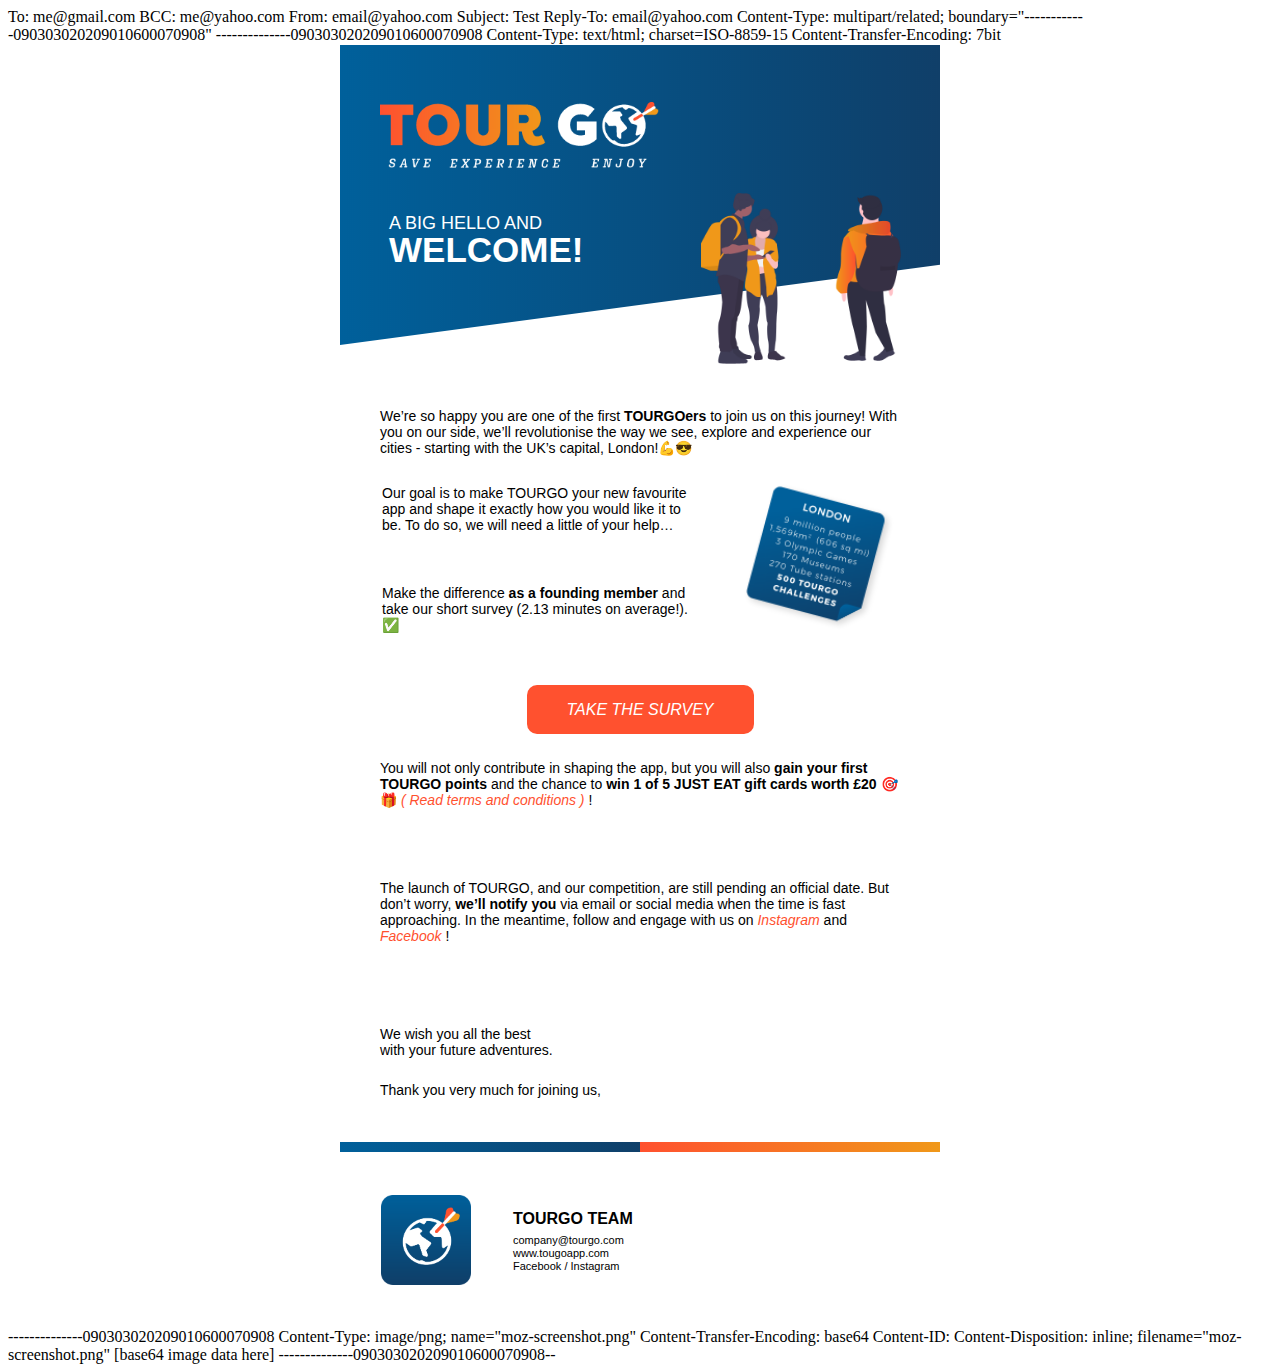
<file: index.html>
To: me@gmail.com
BCC: me@yahoo.com
From: email@yahoo.com
Subject: Test
Reply-To: email@yahoo.com
Content-Type: multipart/related;
boundary="------------090303020209010600070908"


--------------090303020209010600070908
Content-Type: text/html; charset=ISO-8859-15
Content-Transfer-Encoding: 7bit
<!DOCTYPE html
  PUBLIC "-//W3C//DTD XHTML 1.0 Transitional//EN" "http://www.w3.org/TR/xhtml1/DTD/xhtml1-transitional.dtd">
<html lang="en" xmlns="http://www.w3.org/1999/xhtml">

<head>
  <meta http-equiv="Content-Type" content="text/html; charset=UTF-8" />
  <meta name="viewport" content="width=device-width, initial-scale=1.0">
  <title>TOURGO Email</title>
  <style>
    @media (prefers-color-scheme: dark ) {
      .hello{
        color: white;
      }
    }
  </style>
</head>

<body>
  <table class="container" style="
  width: 600px;
  margin-left: auto;
  margin-right: auto;
  border-spacing: 0;   
  border-collapse: separate;
  ">
    <tbody>
      <tr class="headerRow"
      style="
      position: relative;
      width: 100%;
      "
      >
        <td height="200">
          <table class="innerTable" style="
          width: 100%;
          height: 100%;
          border-spacing: 0;   
          border-collapse: separate;
          ">
            <tbody>
              <tr style="z-index: 1;">
                <td style="padding: 40px">
                  <table class="innerTable" style="
                  width: 100%;
                  height: 100%;
                  border-spacing: 0;   
                  border-collapse: separate;
                  ">
                    <tbody style="position: relative;">
                      <tr>
                        <td height="100" >
                          <img style="height: auto; width:100%;" alt="Tourgo logo" src="[data-uri]" />
                        </td>
                      </tr>
                      <tr>
                        <td class="hello" height="50" style="
                          font-size: 18px; 
                          font-family: 'Montserrat', sans-serif; 
                          font-weight: 400; color: white !important; 
                          text-align: left; vertical-align: bottom;
                          padding-left: 10px;
                          ">
                          <span style="color: white !important">A BIG HELLO AND</span>
                        </td>
                      </tr>
                      <tr>
                        <td class="welcome" height="50" style="
                          font-size: 35px; 
                          font-family: 'Montserrat', sans-serif; 
                          font-weight: 800; color: #ffffff !important; 
                          text-align: left; 
                          vertical-align: top;
                          padding-left: 10px;
                          line-height: 28px;
                          ">
                          WELCOME!
                        </td>
                      </tr>

                    </tbody>
                  </table>
                </td>
                <td class="illustration" 
                style="
                padding-right: 40px; 
                text-align: right;
                vertical-align: bottom;
                width: 40%;
                ">
                  <img style="width: 100%; height:auto; margin-bottom: -40px;" src="[data-uri]" />
                </td>
              </tr>
              <tr class="headerBackground" style="position: absolute;z-index: -1; top: 0;">
                <td>
                  <img src="[data-uri]" />
                </td>
              </tr>
            </tbody>
          </table>
        </td>
      </tr>
      <tr height="50"></tr>
      <tr class="contentRow">
        <td>
          <table class="innerTable" style="
          width: 100%;
          height: 100%;
          padding: 40px; padding-top: 30px;
          border-spacing: 0;   
          border-collapse: separate;
          ">

            <tr>
              <td style="
              font-size: 14px; 
              font-family: 'Montserrat', sans-serif; 
              font-weight: 200; color: #000000; 
              text-align: left; vertical-align: center;
              ">
                We’re so happy you are one of the first <span style="font-weight: 600;">TOURGOers</span> to join us on
                this journey! With you on our side, we’ll revolutionise the way we see, explore and experience our
                cities - starting with the UK’s capital, <span>London</span>!💪😎
              </td>
            </tr>

            <tr>
              <td>
                <table style="
                border-spacing: 0;   
                border-collapse: separate;
                ">
                  <tbody>
                    <tr>
                      <td>
                        <table style="
                        border-spacing: 0;   
                        border-collapse: separate;
                        ">
                          <tbody>
                            <tr>
                              <td height="100" style="
                              font-size: 14px; 
                              font-family: 'Montserrat', sans-serif; 
                              font-weight: 200; color: #000000; 
                              text-align: left; vertical-align: middle;
                              padding-right: 40px;
                              ">
                                Our goal is to make TOURGO your new favourite app and shape it exactly how you would
                                like it to be. To do so,
                                we will need a little of your help…
                              </td>
                            </tr>
                            <tr>
                              <td height="100" style="
                              font-size: 14px; 
                              font-family: 'Montserrat', sans-serif; 
                              font-weight: 200; color: #000000; 
                              text-align: left; vertical-align: middle;
                              padding-right: 40px;
                              ">
                                Make the difference <span style="font-weight: 600;">as a founding member</span> and take
                                our short survey (2.13 minutes on average!). ✅
                              </td>
                            </tr>
                          </tbody>
                        </table>
                      </td>
                      <td style="
                      height:160px; width: 160px;
                      text-align: right; vertical-align: middle;
                      ">
                      <img style="width: 100%; height:auto;" src="[data-uri]" />
                      </td>
                    </tr>
                  </tbody>
                </table>
              </td>
            </tr>


            <tr>
              <td height="40" style="
              text-align: center; 
              vertical-align: top;
              padding: 40px;
              ">
                <a href="https://docs.google.com/forms/d/167P-3hHJi3aR0DNAnFFHjuoVFI-dbUs1joTf0gumWuk/viewform?edit_requested=true" target="_blank" style=" 
                font-family: 'Montserrat', sans-serif; 
                font-size: 16px; 
                font-weight: 400;
                font-style: italic;
                text-align: left; vertical-align: middle;
                text-transform: uppercase;
                color: #ffffff;
                background-color: #FF512F;
                border-radius: 10px;
                padding: 16px 40px;
                text-decoration: none;
                cursor: pointer;
                ">
                  Take The Survey
                </a>
              </td>
            </tr>

            <tr>
              <td height="120" style="
              font-size: 14px; 
              font-family: 'Montserrat', sans-serif; 
              font-weight: 200; color: #000000; 
              text-align: left; vertical-align: top;
              ">
                You will not only contribute in shaping the app, but you will also <span style="font-weight: 600;">gain
                  your first TOURGO points</span>
                and the chance to <span style="font-weight: 600;">win 1 of 5 JUST EAT gift cards worth £20</span> 🎯🎁
                <a class="tandc" href="" style="
                font-weight: 400;
                font-style: italic;
                color: #FF512F;
                text-decoration: none;
                cursor: pointer;
                ">
                  ( Read terms and conditions )
                </a>!
              </td>
            </tr>

            <tr>
              <td height="120" style="
              font-size: 14px; 
              font-family: 'Montserrat', sans-serif; 
              font-weight: 200; color: #000000; 
              text-align: left; vertical-align: top;
              ">
                The launch of TOURGO, and our competition, are still pending an official date. But don’t worry,
                <span style="font-weight: 600;">we’ll notify you</span> via email or social media when the time is fast
                approaching.
                In the meantime, follow and engage with us on
                <a href="https://www.instagram.com/tourgolondon/" target="_blank" style="
                font-weight: 400;
                font-style: italic;
                color: #FF512F;
                text-decoration: none;
                cursor: pointer;
                ">
                  Instagram
                </a>
                and
                <a href="https://www.facebook.com/Tourgo-APP-108726170790774/" target="_blank" style="
                font-weight: 400;
                font-style: italic;
                color: #FF512F;
                text-decoration: none;
                cursor: pointer;
                ">
                  Facebook
                </a>!
              </td>
            </tr>

            <tr>
              <td height="60" style="
              font-size: 14px; 
              font-family: 'Montserrat', sans-serif; 
              font-weight: 200; color: #000000; 
              text-align: left; vertical-align: bottom;
              ">
                We wish you all the best </br>with your future adventures.
              </td>
            </tr>

            <tr>
              <td height="40" style="
              font-size: 14px; 
              font-family: 'Montserrat', sans-serif; 
              font-weight: 200; color: #000000; 
              text-align: left; vertical-align: bottom;
              ">
                Thank you very much for joining us,
              </td>
            </tr>
          </table>
        </td>
      </tr>
      <tr class="footerRow">
        <td>
          <table style="height: 100%; width: 100%;
            border-spacing: 0;   
            border-collapse: separate;
            ">
            <tbody>
              <tr>
                <td>
                  <img src="[data-uri]" />
                </td>
              </tr>
              <table width="100%" style="padding: 40px; vertical-align: middle;
                border-spacing: 0;   
                border-collapse: separate;
              ">
                <tbody>
                  <tr>
                    <td>
                      <table style="border-spacing: 0;   
                      border-collapse: separate;">
                        <tbody>
                          <tr>
                            <td width="90" height="90">
                            <img style="width:100%; height:auto;" alt="tourgo footer logo" src="[data-uri]" />
                            </td>
                            <td style="padding-left: 40px;">
                              <table style="border-spacing: 0;   
                              border-collapse: separate;">
                                <tbody>
                                  <tr>
                                    <td style="
                                    text-align: left;
                                    padding-bottom: 5px;
                                    font-size: 16px; 
                                    font-family: 'Montserrat', sans-serif; 
                                    font-weight: 800; color: #000000; 
                                    text-align: left; 
                                    vertical-align: center;
                                    ">
                                      <a>TOURGO TEAM</a>
                                    </td>
                                  </tr>
                                  <tr>
                                    <td style="
                                    text-align: left;
                                    font-size: 11px; 
                                    padding-bottom: 0; 
                                    font-family: 'Montserrat', sans-serif; 
                                    font-weight: 400;; 
                                    text-align: left; 
                                    vertical-align: center;
                                    ">
                                      <a href="mailto:company@tourgoapp.com" style="
                                      cursor: pointer;
                                      text-decoration: none;
                                      color: #000000;
                                      ">
                                        company@tourgo.com
                                      </a>
                                    </td>
                                  </tr>
                                  <tr>
                                    <td style="
                                    text-align: left;
                                    font-size: 11px; 
                                    padding-bottom: 0;  
                                    font-family: 'Montserrat', sans-serif; 
                                    font-weight: 400;; 
                                    text-align: left; 
                                    vertical-align: center;
                                    ">
                                      <a href="http://tourgoapp.com" target="_blank" style="
                                      cursor: pointer;
                                      text-decoration: none;
                                      color: #000000;
                                      ">
                                        www.tougoapp.com
                                      </a>
                                    </td>
                                  </tr>
                                  <tr>
                                    <td style="
                                    text-align: left;
                                    font-size: 11px; 
                                    padding-bottom: 0;  
                                    font-family: 'Montserrat', sans-serif; 
                                    font-weight: 400;; 
                                    text-align: left; 
                                    vertical-align: center;
                                    ">
                                      <a href="https://www.facebook.com/Tourgo-APP-108726170790774/" target="_blank" style="
                                      cursor: pointer;
                                      text-decoration: none;
                                      color: #000000;
                                      ">
                                        Facebook
                                      </a>
                                      /
                                      <a href="https://www.instagram.com/tourgolondon/" target="_blank" style="
                                      cursor: pointer;
                                      text-decoration: none;
                                      color: #000000;
                                      ">
                                        Instagram
                                      </a>
                                    </td>
                                  </tr>
                                </tbody>
                              </table>
                            </td>
                          </tr>
                        </tbody>
                      </table>
                    </td>
                  </tr>

                </tbody>
              </table>
            </tbody>
          </table>
        </td>
      </tr>
    </tbody>
  </table>

</body>

</html>

--------------090303020209010600070908
Content-Type: image/png;
 name="moz-screenshot.png"
Content-Transfer-Encoding: base64
Content-ID: <part1.06090408.01060107>
Content-Disposition: inline;
 filename="moz-screenshot.png"

[base64 image data here]

--------------090303020209010600070908--
</file>
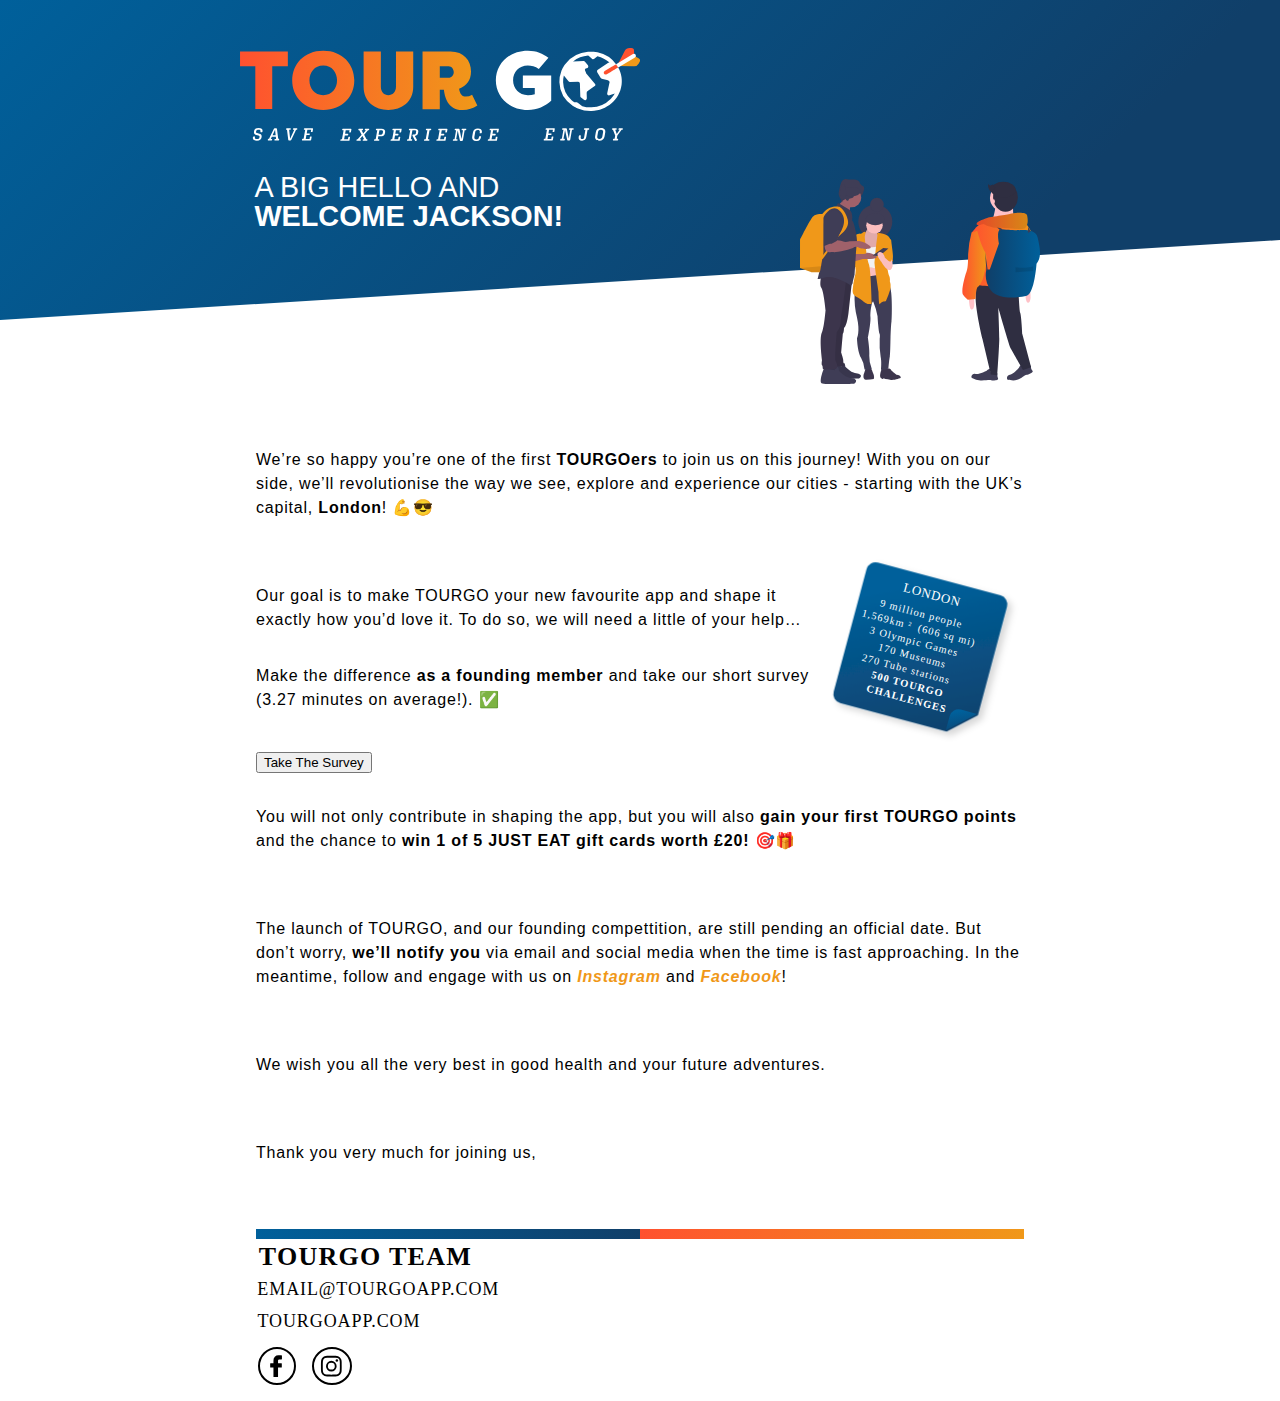
<file: email.html>
<!DOCTYPE html>
<html lang="en">

<head>
  <meta charset="UTF-8">
  <meta name="viewport" content="width=device-width, initial-scale=1.0">
  <title>TOURGO Email</title>
  <link rel="stylesheet" href="reset.css">
  <link rel="stylesheet" href="style.css">
</head>

<body>
  <header>
    <div class="content">
      <div class="left">
        <svg class="MainLOGO" xmlns="http://www.w3.org/2000/svg" xmlns:xlink="http://www.w3.org/1999/xlink"
          width="552.987" height="128.612" viewBox="0 0 552.987 128.612">
          <defs>
            <linearGradient id="linear-gradient" y1="0.5" x2="1" y2="0.5" gradientUnits="objectBoundingBox">
              <stop offset="0" stop-color="#ff512f" />
              <stop offset="1" stop-color="#f09819" />
            </linearGradient>
          </defs>
          <g id="slogen" transform="translate(17.702 110.696)">
            <g id="Group_3" data-name="Group 3" transform="translate(0 0)">
              <g id="Group_2" data-name="Group 2">
                <path id="Path_1" data-name="Path 1"
                  d="M670.255,574.569l-.1.578a.708.708,0,0,1-.721.651h-1.611c-.409,0-.576-.242-.5-.627l.1-.554c.264-1.54-.361-2.335-2.62-2.335-2.069,0-3.1.722-3.343,2.142l-.1.554c-.217,1.228.264,1.613,1.514,1.974l3.005.867c2.236.65,3.655,1.685,3.1,4.79l-.073.409c-.48,2.672-2.308,4.453-6.468,4.453-4.448,0-5.962-1.661-5.481-4.453l.119-.7a.708.708,0,0,1,.722-.65h1.611c.409,0,.576.241.5.626l-.121.674c-.289,1.564.386,2.311,2.717,2.311,2.213,0,3.271-.722,3.535-2.287l.1-.554c.216-1.276-.24-1.661-1.49-2.022l-3.005-.867c-2.236-.65-3.655-1.685-3.127-4.742l.072-.409c.458-2.527,2.236-4.308,6.276-4.308C669.269,570.092,670.711,571.8,670.255,574.569Z"
                  transform="translate(-656.874 -570.092)" fill="#fff" />
                <path id="Path_2" data-name="Path 2"
                  d="M686.083,587.237h-4.592a.51.51,0,0,1-.553-.626l.168-.939a.734.734,0,0,1,.769-.6h.793l6.54-13.7a1.529,1.529,0,0,1,1.395-1.059h2.044c.6,0,.914.313,1.01,1.059l1.707,13.7h.817a.51.51,0,0,1,.553.626l-.168.939a.734.734,0,0,1-.769.6h-5.121a.51.51,0,0,1-.553-.626l.168-.939a.737.737,0,0,1,.769-.578h1.346l-.337-3.1h-5.506l-1.443,3.1h1.346a.5.5,0,0,1,.553.6l-.168.939A.734.734,0,0,1,686.083,587.237Zm1.467-7.341h4.28l-.818-7.437Z"
                  transform="translate(-660.272 -570.123)" fill="#fff" />
                <path id="Path_3" data-name="Path 3"
                  d="M716.269,587.321h-1.9c-.6,0-.938-.313-1.01-1.059l-1.707-13.7h-.818a.51.51,0,0,1-.553-.626l.168-.939a.734.734,0,0,1,.769-.6h5.121a.51.51,0,0,1,.553.626l-.168.939a.737.737,0,0,1-.769.578H714.61l1.37,12.4,5.771-12.4H720.4a.5.5,0,0,1-.553-.6l.168-.939a.734.734,0,0,1,.769-.6h4.592a.51.51,0,0,1,.553.626l-.168.939a.734.734,0,0,1-.769.6H724.2l-6.54,13.7A1.507,1.507,0,0,1,716.269,587.321Z"
                  transform="translate(-664.419 -570.135)" fill="#fff" />
                <path id="Path_4" data-name="Path 4"
                  d="M747.571,587.249h-11.06a.51.51,0,0,1-.553-.626l.168-.939a.734.734,0,0,1,.769-.6h1.37l2.212-12.516h-1.37a.51.51,0,0,1-.553-.626l.168-.939a.734.734,0,0,1,.769-.6H750.5c.625,0,.938.337.817.987l-.6,3.466a.889.889,0,0,1-.914.794h-.818a.618.618,0,0,1-.673-.818l.409-2.359h-5.29l-.89,5.055h3.438a.91.91,0,0,1,.962,1.107l-.024.145a1.186,1.186,0,0,1-1.25.986h-3.51l-.962,5.416h5.29l.457-2.6a.889.889,0,0,1,.914-.794h.817a.618.618,0,0,1,.673.818l-.649,3.683A1.062,1.062,0,0,1,747.571,587.249Z"
                  transform="translate(-668.047 -570.135)" fill="#fff" />
              </g>
            </g>
            <g id="Group_5" data-name="Group 5" transform="translate(402.146 0)">
              <g id="Group_4" data-name="Group 4">
                <path id="Path_5" data-name="Path 5"
                  d="M1136.821,587.249h-11.06a.51.51,0,0,1-.552-.626l.168-.939a.733.733,0,0,1,.769-.6h1.37l2.213-12.516h-1.371a.51.51,0,0,1-.554-.626l.169-.939a.734.734,0,0,1,.77-.6h11.011a.739.739,0,0,1,.818.987l-.6,3.466a.889.889,0,0,1-.913.794h-.817a.618.618,0,0,1-.673-.818l.409-2.359h-5.29l-.89,5.055h3.438a.911.911,0,0,1,.962,1.107l-.024.145a1.187,1.187,0,0,1-1.251.986h-3.509l-.963,5.416h5.29l.457-2.6a.889.889,0,0,1,.913-.794h.818a.618.618,0,0,1,.674.818l-.649,3.683A1.062,1.062,0,0,1,1136.821,587.249Z"
                  transform="translate(-1125.197 -570.135)" fill="#fff" />
                <path id="Path_6" data-name="Path 6"
                  d="M1164.082,587.321H1162.9c-1.057,0-1.346-.313-1.562-1.348l-2.838-13.118-2.163,12.228h1.395a.51.51,0,0,1,.552.626l-.167.939a.734.734,0,0,1-.77.6h-5.073a.509.509,0,0,1-.552-.626l.168-.939a.733.733,0,0,1,.768-.6h1.394l2.213-12.516h-1.394a.51.51,0,0,1-.554-.626l.168-.939a.735.735,0,0,1,.77-.6h4.328c.985,0,1.3.313,1.49,1.324l2.6,12.853,2.115-12.011H1164.4a.51.51,0,0,1-.552-.626l.167-.939a.734.734,0,0,1,.77-.6h5.072a.51.51,0,0,1,.553.626l-.168.939a.734.734,0,0,1-.769.6h-1.395l-2.357,13.383A1.537,1.537,0,0,1,1164.082,587.321Z"
                  transform="translate(-1128.944 -570.135)" fill="#fff" />
                <path id="Path_7" data-name="Path 7"
                  d="M1181.528,582.435l.193-1.083a1.419,1.419,0,0,1,1.467-1.324h.192a1.079,1.079,0,0,1,1.154,1.4l-.192,1.011c-.361,1.853.264,2.84,2.116,2.84,1.515,0,2.332-.794,2.645-2.6l1.779-10.109h-1.563a.509.509,0,0,1-.552-.626l.167-.939a.734.734,0,0,1,.769-.6h5.891a.51.51,0,0,1,.553.626l-.168.939a.734.734,0,0,1-.769.6h-1.347l-1.779,10.037c-.577,3.322-2.621,4.91-5.795,4.91C1182.706,587.514,1180.951,585.732,1181.528,582.435Z"
                  transform="translate(-1133.142 -570.135)" fill="#fff" />
                <path id="Path_8" data-name="Path 8"
                  d="M1216.122,570.092c4.207,0,6.588,2.311,5.89,6.138l-.962,5.488c-.672,3.827-3.078,5.753-7.116,5.753-4.208,0-6.589-2.311-5.891-6.138l.962-5.488C1209.678,572.018,1212.083,570.092,1216.122,570.092Zm-2.116,15.14c2.379,0,3.557-1.035,3.966-3.322l1.034-5.873c.41-2.383-.5-3.707-2.957-3.707-2.381,0-3.559,1.035-3.967,3.323l-1.034,5.872C1210.639,583.908,1211.553,585.232,1214.006,585.232Z"
                  transform="translate(-1136.887 -570.092)" fill="#fff" />
                <path id="Path_9" data-name="Path 9"
                  d="M1242.839,587.249h-5.819a.509.509,0,0,1-.552-.626l.167-.939a.735.735,0,0,1,.77-.6h1.442l.793-4.549-3.126-7.967h-.769a.51.51,0,0,1-.554-.626l.169-.939a.734.734,0,0,1,.769-.6h5.026a.509.509,0,0,1,.552.626l-.167.939a.737.737,0,0,1-.77.578h-1.081l2.091,5.656,4.039-5.656h-1.153a.5.5,0,0,1-.554-.6l.168-.939a.735.735,0,0,1,.77-.6h4.616a.509.509,0,0,1,.552.626l-.168.939a.734.734,0,0,1-.769.6h-.77l-5.915,7.943-.792,4.573h1.418a.509.509,0,0,1,.552.626l-.168.939A.734.734,0,0,1,1242.839,587.249Z"
                  transform="translate(-1140.739 -570.135)" fill="#fff" />
              </g>
            </g>
            <g id="Group_7" data-name="Group 7" transform="translate(120.952 0.537)">
              <g id="Group_6" data-name="Group 6">
                <path id="Path_10" data-name="Path 10"
                  d="M809.354,587.874h-11.06a.51.51,0,0,1-.553-.626l.168-.939a.734.734,0,0,1,.769-.6h1.37l2.212-12.516h-1.37a.51.51,0,0,1-.553-.626l.168-.939a.734.734,0,0,1,.769-.6h11.012c.625,0,.938.337.818.987l-.6,3.466a.889.889,0,0,1-.914.794h-.817a.618.618,0,0,1-.673-.818l.409-2.359h-5.29l-.89,5.055h3.438a.91.91,0,0,1,.962,1.107l-.024.145a1.186,1.186,0,0,1-1.25.986h-3.51l-.962,5.416h5.29l.457-2.6a.889.889,0,0,1,.914-.794h.817a.618.618,0,0,1,.673.818l-.649,3.683A1.062,1.062,0,0,1,809.354,587.874Z"
                  transform="translate(-797.729 -570.76)" fill="#fff" />
                <path id="Path_11" data-name="Path 11"
                  d="M828.939,587.874H824.25a.51.51,0,0,1-.553-.626l.168-.939a.734.734,0,0,1,.769-.6h.745l5.458-6.354-3.2-6.162h-.745a.51.51,0,0,1-.553-.626l.168-.939a.734.734,0,0,1,.769-.6h5.1a.51.51,0,0,1,.553.626l-.168.939a.737.737,0,0,1-.769.578h-1.106l2.236,4.549,3.8-4.549h-1.13a.5.5,0,0,1-.553-.6l.168-.939a.734.734,0,0,1,.769-.6h4.688a.51.51,0,0,1,.553.626l-.168.939a.734.734,0,0,1-.769.6h-.745l-5.386,6.258,3.246,6.258h.745a.51.51,0,0,1,.553.626l-.168.939a.734.734,0,0,1-.769.6h-5.1a.51.51,0,0,1-.553-.626l.168-.939a.737.737,0,0,1,.769-.578h1.106l-2.284-4.646-3.871,4.646h1.13a.5.5,0,0,1,.553.6l-.168.939A.734.734,0,0,1,828.939,587.874Z"
                  transform="translate(-801.397 -570.76)" fill="#fff" />
                <path id="Path_12" data-name="Path 12"
                  d="M858.42,587.874h-5.89a.51.51,0,0,1-.553-.626l.168-.939a.734.734,0,0,1,.769-.6h1.37l2.212-12.516h-1.371a.51.51,0,0,1-.553-.626l.169-.939a.734.734,0,0,1,.769-.6h6.755c3.7,0,5.627,1.685,5.1,4.766l-.264,1.541c-.529,3.081-2.814,4.284-6.227,4.284h-2.909l-.721,4.092h1.563a.51.51,0,0,1,.553.626l-.169.939A.734.734,0,0,1,858.42,587.874Zm-.1-8.352h2.6c1.731,0,2.909-.7,3.2-2.455l.265-1.444c.313-1.757-.625-2.455-2.356-2.455h-2.573Z"
                  transform="translate(-805.393 -570.76)" fill="#fff" />
                <path id="Path_13" data-name="Path 13"
                  d="M890.217,587.874h-11.06a.51.51,0,0,1-.553-.626l.169-.939a.734.734,0,0,1,.769-.6h1.37l2.213-12.516h-1.371a.51.51,0,0,1-.553-.626l.169-.939a.734.734,0,0,1,.769-.6H893.15a.739.739,0,0,1,.818.987l-.6,3.466a.889.889,0,0,1-.914.794h-.817a.617.617,0,0,1-.673-.818l.409-2.359h-5.29l-.89,5.055h3.439a.91.91,0,0,1,.961,1.107l-.023.145a1.187,1.187,0,0,1-1.251.986h-3.51l-.963,5.416h5.29l.456-2.6a.89.89,0,0,1,.914-.794h.817a.618.618,0,0,1,.674.818l-.65,3.683A1.06,1.06,0,0,1,890.217,587.874Z"
                  transform="translate(-809.156 -570.76)" fill="#fff" />
                <path id="Path_14" data-name="Path 14"
                  d="M915.916,587.248l-3.1-6.114a1.366,1.366,0,0,1-.192-1.011l.024-.12a.838.838,0,0,1,.914-.746h.89c1.587,0,2.669-.6,2.909-1.974l.385-2.19c.24-1.324-.625-1.926-2.236-1.926H912.6l-2.212,12.54h1.346a.51.51,0,0,1,.553.626l-.168.939a.734.734,0,0,1-.769.6h-5.674a.51.51,0,0,1-.553-.626l.168-.939a.734.734,0,0,1,.769-.6h1.37l2.212-12.516h-1.37a.51.51,0,0,1-.553-.626l.168-.939a.734.734,0,0,1,.769-.6h7c3.847,0,5.53,1.637,5.025,4.4l-.361,2.022c-.409,2.238-1.779,3.346-4.352,3.659l2.645,4.862a1.39,1.39,0,0,1-.673,1.974A1.5,1.5,0,0,1,915.916,587.248Z"
                  transform="translate(-812.903 -570.76)" fill="#fff" />
                <path id="Path_15" data-name="Path 15"
                  d="M933.029,587.874a.51.51,0,0,1-.553-.626l.168-.939a.734.734,0,0,1,.769-.6h1.515l2.212-12.516h-1.515a.51.51,0,0,1-.553-.626l.168-.939a.734.734,0,0,1,.769-.6H942a.51.51,0,0,1,.553.626l-.168.939a.734.734,0,0,1-.769.6H940.1l-2.212,12.516H939.4a.51.51,0,0,1,.553.626l-.168.939a.734.734,0,0,1-.769.6Z"
                  transform="translate(-816.768 -570.76)" fill="#fff" />
                <path id="Path_16" data-name="Path 16"
                  d="M964,587.874h-11.06a.51.51,0,0,1-.553-.626l.168-.939a.734.734,0,0,1,.769-.6h1.37l2.212-12.516h-1.37a.51.51,0,0,1-.553-.626l.168-.939a.734.734,0,0,1,.769-.6H966.93c.625,0,.938.337.818.987l-.6,3.466a.889.889,0,0,1-.914.794h-.817a.618.618,0,0,1-.673-.818l.409-2.359h-5.29l-.89,5.055h3.438a.91.91,0,0,1,.962,1.107l-.024.145a1.186,1.186,0,0,1-1.25.986h-3.51l-.962,5.416h5.29l.457-2.6a.89.89,0,0,1,.914-.794h.818a.618.618,0,0,1,.673.818l-.649,3.683A1.062,1.062,0,0,1,964,587.874Z"
                  transform="translate(-819.581 -570.76)" fill="#fff" />
                <path id="Path_17" data-name="Path 17"
                  d="M991.258,587.946H990.08c-1.059,0-1.346-.313-1.563-1.348L985.68,573.48l-2.165,12.227h1.395a.51.51,0,0,1,.554.626l-.168.939a.735.735,0,0,1-.769.6h-5.073a.511.511,0,0,1-.554-.626l.169-.939a.734.734,0,0,1,.769-.6h1.394l2.211-12.516h-1.395a.509.509,0,0,1-.552-.626l.168-.939a.734.734,0,0,1,.769-.6h4.328c.986,0,1.3.313,1.491,1.324l2.6,12.853,2.116-12.011H991.57a.509.509,0,0,1-.552-.626l.168-.939a.733.733,0,0,1,.768-.6h5.074a.509.509,0,0,1,.552.626l-.167.939a.734.734,0,0,1-.77.6h-1.395l-2.356,13.383A1.535,1.535,0,0,1,991.258,587.946Z"
                  transform="translate(-823.328 -570.76)" fill="#fff" />
                <path id="Path_18" data-name="Path 18"
                  d="M1015.877,588.1c-4.087,0-6.42-2.311-5.747-6.138l.963-5.488c.673-3.827,3.054-5.753,6.8-5.753,4.088,0,6.083,1.974,5.506,5.343l-.1.554c-.072.409-.289.65-.673.65H1021a.487.487,0,0,1-.53-.626l.1-.554c.361-2.046-.409-3.129-2.742-3.129-2.091,0-3.245,1.035-3.654,3.323l-1.035,5.872c-.408,2.383.482,3.707,2.814,3.707,2.091,0,3.078-.842,3.438-3.009l.144-.842a.677.677,0,0,1,.673-.626h1.658c.385,0,.577.241.5.65l-.144.842C1021.6,586.483,1019.628,588.1,1015.877,588.1Z"
                  transform="translate(-827.727 -570.717)" fill="#fff" />
                <path id="Path_19" data-name="Path 19"
                  d="M1046.765,587.874H1035.7a.51.51,0,0,1-.554-.626l.169-.939a.734.734,0,0,1,.769-.6h1.371l2.212-12.516H1038.3a.509.509,0,0,1-.552-.626l.168-.939a.733.733,0,0,1,.769-.6H1049.7a.739.739,0,0,1,.818.987l-.6,3.466a.89.89,0,0,1-.914.794h-.817a.617.617,0,0,1-.673-.818l.408-2.359h-5.29l-.89,5.055h3.439a.91.91,0,0,1,.961,1.107l-.023.145a1.187,1.187,0,0,1-1.25.986h-3.51l-.962,5.416h5.29l.456-2.6a.891.891,0,0,1,.915-.794h.817a.618.618,0,0,1,.673.818l-.65,3.683A1.06,1.06,0,0,1,1046.765,587.874Z"
                  transform="translate(-831.277 -570.76)" fill="#fff" />
              </g>
            </g>
          </g>
          <path id="TOUR"
            d="M702.366,446.838v20.468H680.785v59.13h-23.4v-59.13H636.258V446.838Zm48.946-1.251c-26.807,0-42.935,18.876-42.935,41.049s16.129,41.05,42.935,41.05,42.936-18.876,42.936-41.05S778.119,445.587,751.313,445.587Zm0,61.631c-12.154,0-19.083-9.437-19.083-20.581s6.929-20.581,19.083-20.581,19.082,9.438,19.082,20.581S763.466,507.218,751.313,507.218Zm79.669-60.38V495.62c0,7.505,4.658,11.6,10.336,11.6s10.565-4.093,10.565-11.6V446.838h23.853V495.62c0,20.809-15.789,32.067-34.417,32.067s-34.189-11.258-34.189-32.067V446.838Zm126.126,59.585a15.66,15.66,0,0,1-8.632,2.729c-4.657,0-8.292-3.525-9.314-11.03,10.45-3.3,16.471-11.825,16.471-23.538,0-15.237-9.883-27.746-28.4-27.746h-38.62v79.6h23.854V499.6h5.679c.909,8.187,4.77,28.087,25.443,28.087a35.9,35.9,0,0,0,20.786-6.14Zm-32.372-23.312H912.469V467.306h12.267c4.089,0,7.042,3.867,7.042,8.074C931.778,479.245,928.825,483.111,924.736,483.111Z"
            transform="translate(-636.258 -441.92)" fill="url(#linear-gradient)" />
          <path id="G"
            d="M1120.863,455.48c-7.837-6.14-16.356-9.893-28.4-9.893-26.807,0-44.3,18.876-44.3,41.049s17.492,41.05,44.3,41.05c13.177,0,23.74-5.344,32.259-12.849v-34.8h-39.188v17.171h16.47v8.755a35.492,35.492,0,0,1-9.541,1.251c-12.381,0-20.446-9.1-20.446-20.581s8.066-20.581,20.446-20.581c4.77,0,10.223.8,15.107,4.89Z"
            transform="translate(-694.464 -441.92)" fill="#fff" />
          <g id="Group_11" data-name="Group 11" transform="translate(441.559)">
            <g id="Group_8" data-name="Group 8" transform="translate(0 5.06)">
              <path id="Path_20" data-name="Path 20" d="M1200.923,447.208h0Z" transform="translate(-1157.608 -447.208)"
                fill="#fff" />
              <path id="Path_21" data-name="Path 21"
                d="M1236.586,491.8c.039-.416.073-.834.1-1.253.018-.282.028-.566.041-.849.012-.314.028-.626.034-.941.01-.629.009-1.261-.011-1.9-.02-.619-.059-1.232-.107-1.843-.014-.17-.029-.339-.045-.51q-.067-.732-.161-1.457c-.017-.133-.031-.267-.05-.4q-.124-.879-.286-1.745c-.03-.162-.064-.321-.1-.481q-.131-.655-.283-1.3c-.044-.187-.087-.374-.133-.56-.138-.549-.284-1.1-.445-1.636-.039-.133-.085-.264-.126-.4q-.2-.634-.413-1.261-.112-.322-.229-.643-.2-.543-.415-1.079c-.076-.189-.148-.379-.226-.567q-.3-.725-.635-1.433c-.106-.23-.219-.457-.331-.685q-.212-.435-.436-.864c-.122-.235-.243-.469-.369-.7q-.321-.588-.66-1.164c-.163-.277-.332-.549-.5-.823-.158-.254-.318-.508-.481-.758s-.318-.482-.481-.72c-.045-.065-.087-.132-.131-.2l-.01,0a43.087,43.087,0,0,0-26.6-17.449l-.016-.009-.021-.009c-.1-.021-.194-.033-.29-.052q-.988-.2-1.992-.355c-.142-.022-.282-.05-.423-.07q-1.222-.179-2.464-.291c-.181-.016-.364-.024-.545-.039q-.962-.075-1.935-.111c-.274-.01-.549-.015-.823-.02s-.527-.018-.792-.018v.021h0v-.021h0c-.5,0-1,.008-1.5.024q-1.128.036-2.242.128h0a43.8,43.8,0,0,0-30.971,16.425l-.005.007q-.6.761-1.158,1.547l-.025.035q-.55.774-1.064,1.571l-.041.066q-.5.785-.971,1.591c-.019.033-.036.066-.055.1q-.457.8-.88,1.613c-.02.037-.037.076-.056.113-.278.544-.546,1.093-.8,1.65-.015.031-.026.062-.04.093-.257.567-.5,1.14-.732,1.719l0,0h0a39.187,39.187,0,0,0-2.753,15.763,40.343,40.343,0,0,0,18.259,32.217l0,.007c.161.107.328.209.49.315.28.181.558.365.843.541.181.112.367.217.55.326q1.022.611,2.084,1.169c.108.057.215.117.326.173.4.2.8.4,1.2.591.123.059.246.118.369.175q.637.3,1.286.572l.244.1a44.692,44.692,0,0,0,17.3,3.464c.5,0,1-.009,1.5-.025,21.377-.693,38.632-16.069,41.414-35.595h0c.07-.485.127-.972.178-1.461C1236.559,492.084,1236.573,491.942,1236.586,491.8Zm-15.2,20.857a38.873,38.873,0,0,1-26.6,11.471c-.444.015-.888.022-1.329.022a39.943,39.943,0,0,1-11.3-1.627l-6.241-4.8a2.475,2.475,0,0,0-1.59-.512l-3.127.1a37.768,37.768,0,0,1-4.141-3.3,34.694,34.694,0,0,1-11.4-24.514,34.137,34.137,0,0,1,.987-9.321l6.471,8.086a2.475,2.475,0,0,0,2.014.928l11.155-.361a2.479,2.479,0,0,1,2.556,2.4l.568,17.542a2.483,2.483,0,0,0,1,1.914l4.071,3.018a2.478,2.478,0,0,0,3.951-2.073l-.24-7.423a2.809,2.809,0,0,1,1.409-2.467l9.255-6.63a2.482,2.482,0,0,0,.428-3.891l-11.331-13.528a2.48,2.48,0,0,1-.75-1.7l-1.522-3.394a2.478,2.478,0,0,1,2.4-2.559,2.481,2.481,0,0,0,1.851-4.033l-3.717-4.63a3.017,3.017,0,0,0-2.417-1.112l-14.409.467a38.95,38.95,0,0,1,20.79-8.187l.522.257a2.45,2.45,0,0,1,.555.374l4.286,3.821a2.475,2.475,0,0,0,3.232.055l4.31-3.589a38.3,38.3,0,0,1,16.771,8.754,3.022,3.022,0,0,0-1.742.431l-14.458,9.683a2.481,2.481,0,0,0-.876,3.323l4.64,7.666a2.476,2.476,0,0,0,1.643,1.219l7.257,1.753c1.338.289,3.905,1.608,3.617,2.948l-3.33,15.454a2.478,2.478,0,0,0,3.209,2.875l7.3-2.449A36.384,36.384,0,0,1,1221.387,512.656Z"
                transform="translate(-1150.48 -447.208)" fill="#fff" />
            </g>
            <g id="Group_10" data-name="Group 10" transform="translate(61.349)">
              <g id="Group_9" data-name="Group 9" transform="translate(18.228)">
                <path id="Path_22" data-name="Path 22"
                  d="M1266.834,453.823l-23.682,14.211,23.621.275a7.362,7.362,0,0,0,6.582-3.9l1.213-2.276a3.686,3.686,0,0,0-1.514-4.987Z"
                  transform="translate(-1243.152 -443.076)" fill="#f09819" />
                <path id="Path_23" data-name="Path 23"
                  d="M1263.157,441.322h-2.578a7.36,7.36,0,0,0-6.536,3.972l-10.891,20.986,23.682-14.212,0-7.059a3.682,3.682,0,0,0-3.679-3.687Z"
                  transform="translate(-1243.152 -441.321)" fill="#ff512f" />
              </g>
              <path id="Path_24" data-name="Path 24"
                d="M1224.624,481.7a2.7,2.7,0,0,1-1.389-5.021l10.225-6.055a2.345,2.345,0,0,1,.3-.145l5.252-3.154.469.681c.708,1.029,1.383,2.1,2.006,3.169l.416.716-.825.5c-7.227,4.324-8.569,5.121-8.851,5.283l-6.218,3.65a2.684,2.684,0,0,1-1.379.381Z"
                transform="translate(-1221.924 -444.97)" fill="#ff512f" />
              <path id="Path_25" data-name="Path 25"
                d="M1268.85,452.034a2.7,2.7,0,0,0-3.7-.93l-23.359,13.911c.273.367.548.733.808,1.109l.01,0c.045.065.087.132.131.2.163.238.323.479.481.72s.323.5.481.758c.169.273.338.546.5.823.18.306.354.616.526.928l23.194-13.814a2.7,2.7,0,0,0,.927-3.707Z"
                transform="translate(-1224.731 -442.64)" fill="#fff" />
            </g>
          </g>
        </svg>

        <h2>A Big Hello And</h2>
        <h1>Welcome Jackson!</h1>
      </div>
      <div class="right">
        <svg class="illustration" xmlns="http://www.w3.org/2000/svg" xmlns:xlink="http://www.w3.org/1999/xlink"
          width="148.071" height="126.554" viewBox="0 0 148.071 126.554">
          <defs>
            <linearGradient id="linear-gradient" x1="1" y1="0.5" x2="0" y2="0.5" gradientUnits="objectBoundingBox">
              <stop offset="0" stop-color="#ff512f" />
              <stop offset="1" stop-color="#f09819" />
            </linearGradient>
            <linearGradient id="linear-gradient-3" x1="1" y1="0.5" x2="0" y2="0.5" gradientUnits="objectBoundingBox">
              <stop offset="0" stop-color="#00609b" />
              <stop offset="0.813" stop-color="#0c4572" />
              <stop offset="1" stop-color="#103f69" />
            </linearGradient>
          </defs>
          <g id="tourgoers_activities" transform="translate(0 0)">
            <g id="Group_55" data-name="Group 55" transform="translate(100.168 1.751)">
              <g id="Group_54" data-name="Group 54" transform="translate(0 0)">
                <path id="Path_240" data-name="Path 240"
                  d="M233.877,880.775a15.011,15.011,0,0,1-3.552,1.257c-1.463.209-2.286-1.274-1.979-1.79s-.947-.1-1.783,1.79c0,0-3.552,4.19-5.642,4.4s-2.106,3.046-1.045,3.142c1.149.1,3.134.838,5.642,0s4.806-3.142,5.851-3.142,4.6-1.676,3.552-2.514S233.877,880.775,233.877,880.775Z"
                  transform="translate(-191.649 -767.393)" fill="#3f3d56" />
                <path id="Path_241" data-name="Path 241"
                  d="M326.233,894.144a11.573,11.573,0,0,1-3.188-.2c-1.436-.35-1.651-2.033-1.175-2.4s-.844-.442-2.318,1c0,0-4.85,2.569-6.867,1.986s-3.083,2.044-2.134,2.529a12.082,12.082,0,0,0,5.234,1.481c2.638.155,5.631-.51,6.6-.122s4.889.155,4.229-1.012A6.493,6.493,0,0,1,326.233,894.144Z"
                  transform="translate(-304.599 -776.029)" fill="#3f3d56" />
                <ellipse id="Ellipse_44" data-name="Ellipse 44" cx="8.149" cy="8.17" rx="8.149" ry="8.17"
                  transform="translate(17.037 1.845)" fill="#ffc1c7" />
                <path id="Path_242" data-name="Path 242"
                  d="M274.538,455.59s-1.254,8.8,1.672,10.056-14.836.838-14.836.838,2.507-7.961,1.881-10.056S274.538,455.59,274.538,455.59Z"
                  transform="translate(-242.979 -442.328)" fill="#ffc1c7" />
                <path id="Path_243" data-name="Path 243"
                  d="M249.987,665.177s.627,15.922,1.254,17.6,1.254,12.989,1.254,12.989l5.433,20.531-5.015,1.676s-6.9-12.151-7.731-13.617-7.522-24.93-7.522-24.93.627,14.455.627,19.274-1.254,22.416-1.254,22.416l-3.97-.419-5.224-22.206s-7.522-29.958-2.507-33.31S249.987,665.177,249.987,665.177Z"
                  transform="translate(-215.503 -601.845)" fill="#2f2e41" />
                <path id="Path_244" data-name="Path 244" d="M372.807,688.03s-.209,12.151,2.3,10.265,0-11.313,0-11.313Z"
                  transform="translate(-368.829 -619.67)" fill="#ffc1c7" />
                <path id="Path_245" data-name="Path 245" d="M225.093,670.187s-.209,12.151,2.3,10.265,0-11.313,0-11.313Z"
                  transform="translate(-186.43 -606.017)" fill="#ffc1c7" />
                <path id="Path_246" data-name="Path 246"
                  d="M220.283,508.99s4.179-4.818,7.731-4.19,22.985.419,22.985.419,6.478,8.17,4.806,9.846-7.1,31.424-7.1,31.424-14.418-1.885-19.432-1.885-7.1-.838-7.1-.838,6.687-13.408,3.552-19.483a124.612,124.612,0,0,0-7.731-12.57Z"
                  transform="translate(-212.335 -480.225)" fill="url(#linear-gradient)" />
                <path id="Path_247" data-name="Path 247"
                  d="M350.288,529.072l-3.552,1.257a58.237,58.237,0,0,0-2.09,13.2c0,5.866-.209,8.8-1.045,10.894s-3.552,11.941-2.09,14.036a13.962,13.962,0,0,0,2.925,3.142l4.806-.419s.209-6.913,1.462-7.542,2.925-4.609,2.925-4.609,3.97-12.779,1.463-16.969S350.288,529.072,350.288,529.072Z"
                  transform="translate(-341.088 -498.841)" fill="url(#linear-gradient)" />
                <path id="Path_248" data-name="Path 248"
                  d="M208.385,533.366s-2.089-9.218,1.881-8.8,9.4.628,10.865.628,9.821-1.048,11.074,4.4,2.925,12.151-.627,16.34c0,0-1.254,18.436-6.06,19.693s-17.552,2.724-22.149-3.352a15.659,15.659,0,0,1-2.716-12.779h2.09Z"
                  transform="translate(-185.811 -495.383)" fill="url(#linear-gradient-3)" />
                <path id="Path_249" data-name="Path 249" d="M339.177,595.7l-1.671-11.313.836,11.732Z"
                  transform="translate(-323.499 -541.165)" fill="#3f3d56" />
                <path id="Path_250" data-name="Path 250" d="M229.133,621.855s-3.552,1.676-10.865.629v3.142l10.865-.838Z"
                  transform="translate(-185.455 -569.836)" opacity="0.1" style="isolation: isolate" />
                <path id="Path_251" data-name="Path 251" d="M305.12,514.608l-5.433-2.933,4.6,3.98Z"
                  transform="translate(-280.561 -485.529)" fill="#3f3d56" />
                <path id="Path_252" data-name="Path 252"
                  d="M236.848,488.271s-4.179,1.466-4.179,0,3.761-2.723,6.06-3.561,13.164-2.1,14.836-2.723,9.612-1.676,10.239.838.836,7.751-2.3,8.38-11.283-1.047-15.463-.628S236.848,488.271,236.848,488.271Z"
                  transform="translate(-223.886 -462.23)" fill="url(#linear-gradient)" />
                <path id="Path_253" data-name="Path 253" d="M226.613,521.557l-1.42-2.991-.252,3.619Z"
                  transform="translate(-184.502 -490.802)" fill="#3f3d56" />
                <ellipse id="Ellipse_45" data-name="Ellipse 45" cx="7.629" cy="8.887" rx="7.629" ry="8.887"
                  transform="translate(18.969 0.675)" fill="#2f2e41" />
                <ellipse id="Ellipse_46" data-name="Ellipse 46" cx="7.629" cy="4.837" rx="7.629" ry="4.837"
                  transform="translate(17.622)" fill="#2f2e41" />
                <ellipse id="Ellipse_47" data-name="Ellipse 47" cx="0.785" cy="1.35" rx="0.785" ry="1.35"
                  transform="translate(18.52 10.799)" fill="#ffc1c7" />
                <path id="Path_254" data-name="Path 254"
                  d="M321.937,408.055a4.985,4.985,0,0,1-2-2.324,2.457,2.457,0,0,0-.04.736,2.77,2.77,0,0,1-.956-.289l.072.784a8.072,8.072,0,0,1-1.577-1.266,6.24,6.24,0,0,0,.552,3.343,6.675,6.675,0,0,0,1.542,1.888"
                  transform="translate(-301.537 -404.435)" fill="#2f2e41" />
                <path id="Path_255" data-name="Path 255"
                  d="M236.848,488.271s-4.179,1.466-4.179,0,3.761-2.723,6.06-3.561,13.164-2.1,14.836-2.723,9.612-1.676,10.239.838.836,7.751-2.3,8.38-11.283-1.047-15.463-.628S236.848,488.271,236.848,488.271Z"
                  transform="translate(-223.886 -462.23)" opacity="0.1" style="isolation: isolate" />
              </g>
            </g>
            <g id="Group_57" data-name="Group 57">
              <ellipse id="Ellipse_50" data-name="Ellipse 50" cx="7.293" cy="5.689" rx="7.293" ry="5.689"
                transform="translate(24.579 1.363)" fill="#3f3d56" />
              <circle id="Ellipse_51" data-name="Ellipse 51" cx="10.503" cy="10.503" r="10.503"
                transform="translate(35.956 15.803)" fill="#3f3d56" />
              <rect id="Rectangle_23" data-name="Rectangle 23" width="10.503" height="13.42"
                transform="translate(39.165 51.542)" fill="#fbbebe" />
              <rect id="Rectangle_24" data-name="Rectangle 24" width="3.209" height="6.419"
                transform="translate(53.753 47.749)" fill="#fbbebe" />
              <path id="Path_275" data-name="Path 275"
                d="M8490.787,2170.76l-1.313,3.939s-.583,2.917,1.313,3.062a24.536,24.536,0,0,0,4.963-.438,4.2,4.2,0,0,0,0-2.479c-.439-1.167-1.751-4.376-1.751-4.376Z"
                transform="translate(-8450.235 -2053.941)" fill="#3c354c" />
              <path id="Path_276" data-name="Path 276"
                d="M8546.278,2172.849s-2.041,5.106-.437,5.981,3.793.146,5.543.875,6.565-1.02,6.565-1.02.583-1.6-2.627-2.042c0,0-3.491-2.626-3.491-3.209s-2.041-.585-2.041-.585Z"
                transform="translate(-8495.81 -2055.885)" fill="#3c354c" />
              <path id="Path_277" data-name="Path 277"
                d="M8475.693,1854.943s-11.961,2.479-13.418,1.75-2.917,9.926-2.917,9.926a51.567,51.567,0,0,0,1.456,15.024c2.044,8.606,0,12.837,0,12.837s.295,8.168,2.481,11.962a16.058,16.058,0,0,1,2.188,7.293s4.228.437,4.378-.584a19.461,19.461,0,0,1-1.459-7.876c.291-3.792-.876-11.088-.876-11.088s1.9-9.19,1.6-12.683,1.022-10.94,1.749-9.628a42.3,42.3,0,0,1,2.627,9.045c0,1.314.737,10.063,1.169,10.648s.289,2.334.143,3.209a53.329,53.329,0,0,0,.583,10.94c.729,3.5.148,7.439.293,8.023s4.377.145,4.522-.876c0,0,.584-6.272.876-7.147s.431-11.977.431-11.977.291-8.606.582-9.481.735-19.693-1.167-21.873-1.167-7.731-1.167-7.731Z"
                transform="translate(-8425.66 -1796.179)" fill="#3f3d56" />
              <path id="Path_278" data-name="Path 278"
                d="M8487.324,1699.608a18.237,18.237,0,0,0-1.421,3.151,6.038,6.038,0,0,0-.14,3.411,8.381,8.381,0,0,0,.943,1.967,6.7,6.7,0,0,0,1.188,1.588,7.161,7.161,0,0,0,4.193,1.367,2.12,2.12,0,0,0,.77-.013,1.449,1.449,0,0,0,.553-.3,4.375,4.375,0,0,0,1.188-2.206,36.582,36.582,0,0,0,1.218-5.908,2.856,2.856,0,0,0,0-.956,4.82,4.82,0,0,0-.892-1.454,3.7,3.7,0,0,1-.633-1.912,1.562,1.562,0,0,0-.208-.954,1.31,1.31,0,0,0-.5-.3c-.869-.368-1.736-.736-2.608-1.088-.526-.217-1.47-.794-2.022-.367-.472.367-.243,1.22-.446,1.731A24.28,24.28,0,0,1,8487.324,1699.608Z"
                transform="translate(-8447.125 -1666.255)" fill="#fbbebe" />
              <path id="Path_279" data-name="Path 279"
                d="M8487.324,1699.608a18.237,18.237,0,0,0-1.421,3.151,6.038,6.038,0,0,0-.14,3.411,8.381,8.381,0,0,0,.943,1.967,6.7,6.7,0,0,0,1.188,1.588,7.161,7.161,0,0,0,4.193,1.367,2.12,2.12,0,0,0,.77-.013,1.449,1.449,0,0,0,.553-.3,4.375,4.375,0,0,0,1.188-2.206,36.582,36.582,0,0,0,1.218-5.908,2.856,2.856,0,0,0,0-.956,4.82,4.82,0,0,0-.892-1.454,3.7,3.7,0,0,1-.633-1.912,1.562,1.562,0,0,0-.208-.954,1.31,1.31,0,0,0-.5-.3c-.869-.368-1.736-.736-2.608-1.088-.526-.217-1.47-.794-2.022-.367-.472.367-.243,1.22-.446,1.731A24.28,24.28,0,0,1,8487.324,1699.608Z"
                transform="translate(-8447.125 -1666.255)" opacity="0.1" style="isolation: isolate" />
              <circle id="Ellipse_54" data-name="Ellipse 54" cx="5.106" cy="5.106" r="5.106"
                transform="translate(40.842 23.462)" fill="#fbbebe" />
              <path id="Path_280" data-name="Path 280"
                d="M8490.482,1756.908a10.006,10.006,0,0,1-2.993.684,9.9,9.9,0,0,1-2.288-.245,29.147,29.147,0,0,1-4.556-1.3,4.874,4.874,0,0,0-.427,2.033,54.967,54.967,0,0,0,.5,6.316c.2,2.68,0,5.418.688,8.014a2.192,2.192,0,0,1,.493-1.2,2.722,2.722,0,0,1,.824-.607,6.58,6.58,0,0,1,4.519-.562,4.4,4.4,0,0,0,2.661.25,2.6,2.6,0,0,0,1.141-1.123,9.235,9.235,0,0,0,1-2.7,38.134,38.134,0,0,0,.691-7.446c.019-.667.306-2.651-.248-3.139-.386-.34-.5.145-.781.4A3.582,3.582,0,0,1,8490.482,1756.908Z"
                transform="translate(-8442.743 -1715.462)" fill="#f2f2f2" />
              <path id="Path_281" data-name="Path 281"
                d="M8460.115,1713.559a1.1,1.1,0,0,0-1.218.042c-.374.226-.677.539-1.059.744-1.055.572-2.471.153-3.473.818-.943.627-1.1,1.917-1.177,3.046a48.475,48.475,0,0,1-1.032,8.545,6.858,6.858,0,0,0-.336,2.246,6.09,6.09,0,0,0,.308,1.268l.9,2.825a15.065,15.065,0,0,1,.888,4.022,14.756,14.756,0,0,1-.6,4,46.708,46.708,0,0,0-1.235,7.887,5.524,5.524,0,0,0,.274,2.606,4.534,4.534,0,0,0,1.9,1.947c.785.476,1.642.844,2.411,1.349,1.545,1.016,2.786,2.618,4.595,3.035a6.253,6.253,0,0,0,2.532-.052s-.473-21.454-1.787-24.518-2.479-16.337-2.479-16.774S8460.115,1713.559,8460.115,1713.559Z"
                transform="translate(-8419.562 -1680.879)" fill="#f09819" />
              <path id="Path_282" data-name="Path 282"
                d="M8528.031,1718.118s6.9,0,7.926,3.647-2.919,9.628-2.919,9.628,1.6,11.815,2.332,12.982.44,3.492.44,3.492a9.668,9.668,0,0,1,.289,4.963,48.933,48.933,0,0,1-2.771,7.294s-2.917,0-3.646,1.75-.875-7.586-.875-7.586-2.626-17.066-2.479-18.086.875-9.482,1.166-11.817S8528.422,1718.993,8528.031,1718.118Z"
                transform="translate(-8480.38 -1684.736)" fill="#f09819" />
              <path id="Path_283" data-name="Path 283"
                d="M8559.064,1730.818s3.354,1.02,3.354,2.187,1.029,7.439,1.029,9.481-.438,2.335,0,3.064-4.668.437-4.668.437l-.927-8.313Z"
                transform="translate(-8506.113 -1695.102)" fill="#f09819" />
              <path id="Path_284" data-name="Path 284"
                d="M8453.926,1785.063s6.564.438,7.732-.439,6.127,1.167,6.563,2.334-7,1.313-8.167,1.313-6.711,1.751-6.711,1.751Z"
                transform="translate(-8420.814 -1738.844)" fill="#a0616a" />
              <path id="Path_285" data-name="Path 285"
                d="M8374.42,2154.8s-3.061,7.72-1.471,8.639,18.355.264,18.355.264,2.792-1.728-.4-2.926a10.942,10.942,0,0,1-4.389-1.2,25.563,25.563,0,0,1-3.727-3.058s-.132-2.927-1.2-2.261a2.732,2.732,0,0,0-1.2,1.862Z"
                transform="translate(-8354.824 -2040.632)" fill="#3f3d56" />
              <path id="Path_286" data-name="Path 286"
                d="M8374.42,2154.8s-3.061,7.72-1.471,8.639,18.355.264,18.355.264,2.792-1.728-.4-2.926a10.942,10.942,0,0,1-4.389-1.2,25.563,25.563,0,0,1-3.727-3.058s-.132-2.927-1.2-2.261a2.732,2.732,0,0,0-1.2,1.862Z"
                transform="translate(-8354.824 -2040.632)" opacity="0.1" style="isolation: isolate" />
              <path id="Path_287" data-name="Path 287"
                d="M8347.92,2167.377s-3.354,8.455-1.6,9.48,20.129.292,20.129.292,3.065-1.9-.437-3.209a12.02,12.02,0,0,1-4.814-1.312,27.787,27.787,0,0,1-4.084-3.36s-.145-3.209-1.311-2.479a2.986,2.986,0,0,0-1.313,2.042Z"
                transform="translate(-8333.049 -2050.85)" fill="#3f3d56" />
              <path id="Path_288" data-name="Path 288"
                d="M8397.819,1862.26l-2.043,18.381s-.734,8.753-2.916,10.648c0,0,0,2.772-.736,3.647l-1.022,11.524s1.46,4.227,1.315,4.963.582,3.062.438,3.354-7,0-7,0l1.458-23.485,4.521-32.673Z"
                transform="translate(-8365.729 -1799.412)" fill="#3c354c" />
              <path id="Path_289" data-name="Path 289"
                d="M8397.819,1862.26l-2.043,18.381s-.734,8.753-2.916,10.648c0,0,0,2.772-.736,3.647l-1.022,11.524s1.46,4.227,1.315,4.963.582,3.062.438,3.354-7,0-7,0l1.458-23.485,4.521-32.673Z"
                transform="translate(-8365.729 -1799.412)" opacity="0.1" style="isolation: isolate" />
              <path id="Path_290" data-name="Path 290"
                d="M8360.555,1858.377s-1.605,15.025-2.336,18.234a41.672,41.672,0,0,0-.874,6.418s-.145,4.669-1.461,5.981a3.948,3.948,0,0,0-1.165,2.913s-1.312,14.732-.583,16.484,1.459,3.209.736,4.375-8.754,1.167-8.754.292,0-1.6-.437-2.042,0-3.21,0-3.21-1.751-12.983-.146-16.774,2.334-14.153,2.334-14.153-1.167-11.815-2.626-13.712.292-8.606.292-8.606Z"
                transform="translate(-8332.11 -1796.114)" fill="#3c354c" />
              <path id="Path_291" data-name="Path 291"
                d="M8408.783,1602.776a1.953,1.953,0,0,0,.944.8,28.242,28.242,0,0,1,5.7,4.582,6.7,6.7,0,0,1,.266-4.527,2.324,2.324,0,0,0,.337-1.522,1.964,1.964,0,0,0-.734-.886,23.153,23.153,0,0,0-2.255-1.539c-.553-.327-1.67-1.2-2.3-1.1a5.775,5.775,0,0,1-.422,2.389C8410.229,1601.172,8408.848,1602.923,8408.783,1602.776Z"
                transform="translate(-8384.445 -1587.17)" fill="#a0616a" />
              <circle id="Ellipse_55" data-name="Ellipse 55" cx="5.981" cy="5.981" r="5.981"
                transform="translate(25.817 5.519)" fill="#a0616a" />
              <path id="Path_292" data-name="Path 292"
                d="M8356.479,1628.767s1.021-5.106-1.9-6.856-6.271-3.792-6.271-3.792-1.022-.147-1.458,2.042c0,0-8.314,1.6-9.191,9.481s.584,19.4.584,19.4-1.312,10.065-2.917,15.462c0,0-1.314,1.167,4.521-.583s16.044,4.963,16.044,4.963,1.023-1.022,1.023-1.752,1.167-4.963,1.167-4.963,1.021-17.941,1.457-19.983S8357.792,1629.059,8356.479,1628.767Z"
                transform="translate(-8324.388 -1603.116)" fill="#3f3d56" />
              <path id="Path_293" data-name="Path 293"
                d="M8360.953,1647.322s8.021-4.669,6.416-10.65-5.1-7.876-5.1-7.876-5.689-1.9-10.5,4.228l.294,2.772s5.251-10.648,10.939-3.939S8360.953,1647.322,8360.953,1647.322Z"
                transform="translate(-8337.904 -1611.605)" fill="#f09819" />
              <path id="Path_294" data-name="Path 294"
                d="M8290.844,1654.316v23.918l-1.489,8.16-.7,3.8h-5.1l-7.146-2.627v-17.645s5.978-11.817,7.876-14S8290.844,1654.316,8290.844,1654.316Z"
                transform="translate(-8276.405 -1632.604)" fill="#f09819" />
              <path id="Path_295" data-name="Path 295" d="M8289.319,1829.158l-.693,3.8h-5.106l-7.146-2.625Z"
                transform="translate(-8276.373 -1775.366)" opacity="0.1" style="isolation: isolate" />
              <path id="Path_296" data-name="Path 296" d="M8345.412,1733.426l12.547-15.317-11.089,15.9-1.166.291Z"
                transform="translate(-8332.723 -1684.729)" fill="#f09819" />
              <path id="Path_297" data-name="Path 297"
                d="M8412.645,1548.62a2.484,2.484,0,0,1,1.174-.312,2.218,2.218,0,0,0,1.16-.345c.563-.434.607-1.272,1.019-1.851a3.194,3.194,0,0,1,2.823-.9,3.127,3.127,0,0,0,1.838-.276,2.813,2.813,0,0,0,.974-1.631,2.193,2.193,0,0,0-.183-2.176c-.369-.378-.965-.454-1.381-.787a3.785,3.785,0,0,1-.841-1.4,3.8,3.8,0,0,0-1.222-1.531,4.623,4.623,0,0,0-2.737-.657,21.472,21.472,0,0,1-2.857.019,8.778,8.778,0,0,0-2.322-.239,3.324,3.324,0,0,0-2.287,1.759,9.8,9.8,0,0,0-.895,2.836l-.551,2.652a7.023,7.023,0,0,0-.211,2.5c.272,1.72,1.794,3.088,1.9,4.825a2.957,2.957,0,0,1,1.809-2.149.571.571,0,0,1,.366-.046c.15.05.239.2.334.327.25.333,1.035.836,1.471.6C8412.441,1549.622,8412.145,1548.96,8412.645,1548.62Z"
                transform="translate(-8382.255 -1536.503)" fill="#3f3d56" />
              <path id="Path_299" data-name="Path 299"
                d="M8359.221,1743.985s-1.021,6.417,3.208,5.834c0,0,2.188-.292,2.481,0s11.085-1.6,12.542-3.209c0,0,1.752-.583,2.626.292s9.629,1.75,7-.876a13.334,13.334,0,0,0-6.71-3.209l-5.543.29s-2.917.876-4.667,0-6.714-.574-6.714-.574Z"
                transform="translate(-8343.904 -1704.622)" fill="#a0616a" />
              <path id="Path_300" data-name="Path 300"
                d="M8363.088,1640.348s-6.565.735-6.565,10.211v12.105s3.647-1.6,4.376-1.459,3.647-1.9,3.647-1.9,3.354-7.874,3.061-10.061S8367.464,1640.638,8363.088,1640.348Z"
                transform="translate(-8341.79 -1621.26)" fill="#3f3d56" />
              <path id="Path_301" data-name="Path 301" d="M8526.565,1768.109l-6.563,4.669,4.084.437,5.688-4.814Z"
                transform="translate(-8475.221 -1725.538)" fill="#3f3d56" />
              <path id="Path_302" data-name="Path 302"
                d="M8545.152,1786.1s1.605,4.963-.582,6.418-5.834-5.106-5.834-5.106-3.941-4.667-1.314-5.689,3.7,3.428,3.7,3.428l3.446,2.99Z"
                transform="translate(-8488.701 -1736.524)" fill="#fbbebe" />
              <ellipse id="Ellipse_58" data-name="Ellipse 58" cx="5.834" cy="3.72" rx="5.834" ry="3.72"
                transform="translate(40.625 21.054)" fill="#3f3d56" />
              <circle id="Ellipse_59" data-name="Ellipse 59" cx="4.229" cy="4.229" r="4.229"
                transform="translate(43.25 11.575)" fill="#3f3d56" />
              <ellipse id="Ellipse_60" data-name="Ellipse 60" cx="5.615" cy="2.917" rx="5.615" ry="2.917"
                transform="translate(26.183 4.865)" fill="#3f3d56" />
              <ellipse id="Ellipse_61" data-name="Ellipse 61" cx="1.969" cy="4.887" rx="1.969" ry="4.887"
                transform="translate(24.579 3.403)" fill="#3f3d56" />
            </g>
          </g>
        </svg>
      </div>
    </div>
    <div class="background"></div>
  </header>
  <section>

    <p>
      We’re so happy you’re one of the first <b>TOURGOers</b> to join us on this journey! With you on our side, we’ll
      revolutionise the way we see, explore and experience our cities - starting with the UK’s capital, <b>London</b>! 💪😎
    </p>

    <div class="tableText">
      <div>
        <p>
          Our goal is to make TOURGO your new favourite app and shape it exactly how you’d love it. To do so, we will need
          a little of your help…
        </p>
  
        <p>
          Make the difference <b>as a founding member</b> and take our short survey (3.27 minutes on average!). ✅
        </p>
      </div>

      <svg class="LondonInfo" xmlns="http://www.w3.org/2000/svg" xmlns:xlink="http://www.w3.org/1999/xlink"
        width="153.69" height="153.69" viewBox="0 0 153.69 153.69">
        <defs>
          <linearGradient id="linear-gradientBox" x1="0.5" x2="1" y2="1" gradientUnits="objectBoundingBox">
            <stop offset="0" stop-color="#00609b" />
            <stop offset="0.813" stop-color="#0c4572" />
            <stop offset="1" stop-color="#103f69" />
          </linearGradient>
          <filter id="orangeBg" x="0" y="0" width="153.69" height="153.69" filterUnits="userSpaceOnUse">
            <feOffset dx="3" dy="3" input="SourceAlpha" />
            <feGaussianBlur stdDeviation="3" result="blur" />
            <feFlood flood-opacity="0.161" />
            <feComposite operator="in" in2="blur" />
            <feComposite in="SourceGraphic" />
          </filter>
        </defs>
        <g id="submit" transform="matrix(0.966, 0.259, -0.259, 0.966, -151.03, -1790.38)">
          <g transform="matrix(0.97, -0.26, 0.26, 0.97, 609.27, 1690.28)" filter="url(#orangeBg)">
            <path id="orangeBg-2" data-name="orangeBg"
              d="M7,0h96.791a7,7,0,0,1,7,7V92.684L91,110.791H7a7,7,0,0,1-7-7V7A7,7,0,0,1,7,0Z"
              transform="matrix(0.97, 0.26, -0.26, 0.97, 34.67, 6)" fill="url(#linear-gradientBox)" />
          </g>
          <text id="p" transform="translate(699.314 1703.568)" fill="#fff" font-size="10"
            font-family="Montserrat-Medium, Montserrat" font-weight="500" letter-spacing="0.05em">
            <tspan x="-23.69" y="0">LONDON</tspan>
          </text>
          <text
            id="_9_million_people_1_569km2_606_sq_mi_3_Olympic_Games_170_Museums_270_Tube_stations_500_TOURGO_Challenges"
            data-name="9 million people
1,569km2   (606 sq mi)
3 Olympic Games
170 Museums
270 Tube stations
500 TOURGO 
Challenges" transform="translate(648.314 1711.067)" fill="#fff" font-size="8"
            font-family="Montserrat-Light, Montserrat" font-weight="300" letter-spacing="0.1em">
            <tspan x="13.053" y="8">9 million people</tspan>
            <tspan x="1.533" y="19">1,569km</tspan>
            <tspan y="19" xml:space="preserve" font-size="4.666" baseline-shift="2.66639997471509">2 </tspan>
            <tspan y="19">(606 sq mi)</tspan>
            <tspan x="10.713" y="30">3 Olympic Games</tspan>
            <tspan x="20.313" y="41">170 Museums</tspan>
            <tspan x="10.289" y="52">270 Tube stations</tspan>
            <tspan font-family="Montserrat-Bold, Montserrat" font-weight="700">
              <tspan x="20.785" y="63">500 TOURGO </tspan>
              <tspan x="19.805" y="74">CHALLENGES</tspan>
            </tspan>
          </text>
          <path id="orangeBg-3" data-name="orangeBg" d="M7,0,19.747.09l-19.8,18.1L0,7A7,7,0,0,1,7,0Z"
            transform="translate(735.38 1779.691)" fill="url(#linear-gradientBox)" />
        </g>
      </svg>
    </div>

    <button>Take The Survey</button>

    <p>
      You will not only contribute in shaping the app, but you will also <b>gain your first TOURGO points</b> and the chance to
      <b>win 1 of 5 JUST EAT gift cards worth £20!</b> 🎯🎁
    </p>

    <p>
      The launch of TOURGO, and our founding compettition, are still pending an official date. But don’t worry, <b>we’ll notify you</b> via email and social
      media when the time is fast approaching.
      In the meantime, follow and engage with us on <a href=""><i>Instagram</i></a> and <a href=""><i>Facebook</i></a>!
    </p>

    <p>
      We wish you all the very best in good health and your future adventures.
    </p>

    <p>
      Thank you very much for joining us,
    </p>

  </section>
  <footer>
    <div class="footerContent"></div>
    <svg xmlns="http://www.w3.org/2000/svg" width="256" height="146" viewBox="0 0 128 73">
      <g id="Group_59" data-name="Group 59" transform="translate(-371 -571)">
        <text id="h3" transform="translate(459 615)" fill="#020202" font-size="9"
          font-family="Montserrat-Medium, Montserrat" font-weight="500" letter-spacing="0.05em">
          <tspan x="-87.255" y="0">TOURGOAPP.COM</tspan>
        </text>
        <text id="h3-2" data-name="h3" transform="translate(499 599)" fill="#020202" font-size="9"
          font-family="Montserrat-Medium, Montserrat" font-weight="500" letter-spacing="0.05em">
          <tspan x="-127.332" y="0">EMAIL@TOURGOAPP.COM</tspan>
        </text>
        <text id="h3-3" data-name="h3" transform="translate(478 584)" fill="#020202" font-size="13"
          font-family="Montserrat-Bold, Montserrat" font-weight="700" letter-spacing="0.05em">
          <tspan x="-105.638" y="0">TOURGO TEAM</tspan>
        </text>
        <g id="Group_15" data-name="Group 15" transform="translate(-282.318 600)">
          <a href="">
            <g id="fb_icon" transform="translate(654.318 25)">
              <g id="Ellipse_74" data-name="Ellipse 74" fill="none" stroke="#000" stroke-width="1">
                <circle cx="9.5" cy="9.5" r="9.5" stroke="none" />
                <circle cx="9.5" cy="9.5" r="9" fill="none" />
              </g>
              <g id="facebook" transform="translate(6.087 4.167)">
                <path id="Path_985" data-name="Path 985"
                  d="M27.733,0l-1.41,0a2.476,2.476,0,0,0-2.607,2.675V3.909H22.3a.222.222,0,0,0-.222.222V5.918a.222.222,0,0,0,.222.222h1.417v4.51a.222.222,0,0,0,.222.222h1.849a.222.222,0,0,0,.222-.222V6.139h1.657a.222.222,0,0,0,.222-.222V4.13a.222.222,0,0,0-.222-.222H26.009V2.863c0-.5.12-.758.774-.758h.95a.222.222,0,0,0,.222-.222V.224A.222.222,0,0,0,27.733,0Z"
                  transform="translate(-22.077)" />
              </g>
            </g>
          </a>
          <a href="">
            <g id="twt_icon" transform="translate(681.123 25)">
              <g id="Ellipse_74-2" data-name="Ellipse 74" transform="translate(0.194)" fill="none" stroke="#000"
                stroke-width="1">
                <ellipse cx="10" cy="9.5" rx="10" ry="9.5" stroke="none" />
                <ellipse cx="10" cy="9.5" rx="9.5" ry="9" fill="none" />
              </g>
              <g id="instagram" transform="translate(4.671 4.384)">
                <path id="Path_992" data-name="Path 992"
                  d="M10.8,3.051a3.791,3.791,0,0,0-.241-1.259A2.658,2.658,0,0,0,9.037.274,3.8,3.8,0,0,0,7.779.032C7.223.006,7.047,0,5.638,0S4.053.006,3.5.03A3.792,3.792,0,0,0,2.241.272a2.532,2.532,0,0,0-.92.6,2.555,2.555,0,0,0-.6.918A3.8,3.8,0,0,0,.482,3.048C.455,3.6.449,3.78.449,5.189S.455,6.774.48,7.327A3.791,3.791,0,0,0,.721,8.586,2.657,2.657,0,0,0,2.239,10.1a3.8,3.8,0,0,0,1.259.241c.553.024.73.03,2.138.03s1.585-.006,2.138-.03A3.79,3.79,0,0,0,9.033,10.1a2.654,2.654,0,0,0,1.518-1.518,3.8,3.8,0,0,0,.241-1.259c.024-.553.03-.73.03-2.138S10.821,3.6,10.8,3.051ZM9.862,7.287a2.844,2.844,0,0,1-.178.963,1.721,1.721,0,0,1-.985.985,2.854,2.854,0,0,1-.963.178c-.547.024-.711.03-2.1.03s-1.551-.006-2.1-.03a2.842,2.842,0,0,1-.963-.178,1.6,1.6,0,0,1-.6-.387,1.613,1.613,0,0,1-.387-.6,2.854,2.854,0,0,1-.178-.963c-.024-.547-.03-.711-.03-2.1s.006-1.551.03-2.1A2.842,2.842,0,0,1,1.6,2.134a1.577,1.577,0,0,1,.389-.6,1.611,1.611,0,0,1,.6-.387A2.856,2.856,0,0,1,3.546.973c.547-.024.711-.03,2.1-.03s1.551.006,2.1.03a2.844,2.844,0,0,1,.963.178,1.6,1.6,0,0,1,.6.387,1.613,1.613,0,0,1,.387.6,2.856,2.856,0,0,1,.178.963c.024.547.03.711.03,2.1S9.887,6.739,9.862,7.287Zm0,0"
                  transform="translate(-0.449 0)" />
                <path id="Path_993" data-name="Path 993"
                  d="M127.615,124.5a2.665,2.665,0,1,0,2.665,2.665A2.666,2.666,0,0,0,127.615,124.5Zm0,4.394a1.729,1.729,0,1,1,1.729-1.729A1.729,1.729,0,0,1,127.615,128.894Zm0,0"
                  transform="translate(-122.426 -121.976)" />
                <path id="Path_994" data-name="Path 994"
                  d="M363.694,89.224a.622.622,0,1,1-.622-.622A.622.622,0,0,1,363.694,89.224Zm0,0"
                  transform="translate(-355.112 -86.806)" />
              </g>
            </g>
          </a>
        </g>
      </g>
    </svg>
  </footer>
</body>

</html>
</file>
<file: style.css>
/* http://meyerweb.com/eric/tools/css/reset/ 
   v2.0 | 20110126
   License: none (public domain)
*/

html, body, div, span, applet, object, iframe,
h1, h2, h3, h4, h5, h6, p, blockquote, pre,
a, abbr, acronym, address, big, cite, code,
del, dfn, em, img, ins, kbd, q, s, samp,
small, strike, strong, sub, sup, tt, var,
b, u, i, center,
dl, dt, dd, ol, ul, li,
fieldset, form, label, legend,
table, caption, tbody, tfoot, thead, tr, th, td,
article, aside, canvas, details, embed, 
figure, figcaption, footer, header, hgroup, 
menu, nav, output, ruby, section, summary,
time, mark, audio, video {
	margin: 0;
	padding: 0;
	border: 0;
	font-size: 100%;
	font: inherit;
	vertical-align: baseline;
	box-sizing: border-box;
}
/* HTML5 display-role reset for older browsers */
article, aside, details, figcaption, figure, 
footer, header, hgroup, menu, nav, section {
	display: block;
}
body {
	line-height: 1;
}
ol, ul {
	list-style: none;
}
blockquote, q {
	quotes: none;
}
blockquote:before, blockquote:after,
q:before, q:after {
	content: '';
	content: none;
}
table {
	border-collapse: collapse;
	border-spacing: 0;
}
a{
	text-decoration: none;
}

/*Custom css*/

html {
  width: 100%;
  font-size: 16px;
  background-color: black;
}

body {
  width: 100%;
  height: 100%;
  background-color: white;
  display: flex;
  flex-flow: column nowrap;
  justify-content: flex-start;
  align-items: center;
  overflow-x: hidden;
  font-family: 'Montserrat', sans-serif;
  font-weight: 400; font-style: normal;
}

*:not(img)::-moz-selection{
	background-color: #FF512F ;
	color: white;
}

*:not(img)::selection {
	background-color: #FF512F ;
	color: white;
}
img::-moz-selection{
	background-color: none !important;
}
img::selection{
	background-color: none !important;
}

h1, h2 {
  text-transform: uppercase;
  font-size: 1.8em;
  padding: 0 0.5em;
}

h1 {
  font-weight: 600;
}

h2 {
  font-weight: 300;
}

p {
  letter-spacing: .05em;
  font-weight: 200;
  margin: 2em 0;
  line-height: 1.5;
}

b {
  font-weight: 600;
}

i {
  font-style: italic;
  font-weight: 600;
}

header, body>section, footer {
  position: relative;
  width: 100%;
  padding: 1em;
  overflow: hidden;
  display: flex;
  flex-flow: row nowrap;
  justify-content: center;
  align-items: center;
  overflow-x: hidden;
}

/*HEADER*/

header {
  height: 400px;
  color: white;
}

header .background {
  position: absolute;
  z-index: 0;
  top: 0;
  left: 0;
  height: 100%;
  width: 100%;
  background-image: linear-gradient(135deg, #00609B, #103F69 75%);
  clip-path: polygon( 0 0, 100% 0, 100% 60%, 0 80%);
  -webkit-clip-path: polygon( 0 0, 100% 0, 100% 60%, 0 80%);
}

.content {
  max-width: 800px;
  height: 100%;
  width: 100%;
  z-index: 1;
}

header .content {
  display: flex;
  flex-flow: row;
}

header .content>div {
  flex-grow: 1;
  width: 50%;
  display: flex;
  flex-flow: column;
}

header .content .left {
  align-self: flex-start;
}

header .content .left .MainLOGO {
  width: 100%;
  height: auto;
  padding: 2em 0;
}

header h2{
  word-wrap: none;
}

header .content .right {
  align-self: flex-end;
  align-items: flex-end;
  justify-content: flex-end;
  height: 100%;
}

header .content .right .illustration {
  width: 15em;
  max-width: 100%;
  height: auto;
}

/*EMAIL BODY*/

body>section {
  flex-flow: column;
  justify-content: space-between;
  align-items: flex-start;
  max-width: 800px;
}

.LondonInfo {
  min-width: 200px;
  height: auto;
}

.tableText {
  display: flex;
  flex-flow: row;
}

.btnContainer{
  margin: 2em 0;
  display: flex;
  flex-flow: column;
  justify-content: center;
  align-items: center;
  align-self: center;
}

.button{
  font-size: 1.2em;
  padding: 1em 2em;
  margin: .5em 0;
  border-radius: 8px;
  color: white;
  text-transform: uppercase;
  letter-spacing: 0.05em;
  background-image: linear-gradient( 45deg, #FF512F, #F09819 );
  border: none;
  cursor: pointer;
}

.button:hover{
  background-image: linear-gradient( 45deg, #F09819, #FF512F );
}

.tandc i{
  font-weight: 400;
}

a i{
  color: #F09819;
}

a:hover i{
  color: #FF512F;
}

/*FOOTER*/

footer {
  width: 100%;
  max-width: 800px;
  flex-flow: column;
  align-items: flex-start;
}

.footerContent {
  height: 10px;
  width: 100%;
  max-width: 800px;
  background-image: linear-gradient(90deg, #00609B 0%, #103F69 50%, #FF512F 50%, #F09819 100%);
  padding: 0;
}

footer .signature{
  margin: 1em 0;
  display: flex;
  flex-flow: column;
}
footer .signature>*{
  padding: 8px 0;
}
footer h2{
  font-weight: 600;
}
footer a{
  color: black;
  text-transform: uppercase;
}

footer a:hover{
  color: #FF512F;
}

footer .signature>div a{
  margin-right: 1em;
}

footer .signature>div a:hover svg{
  fill: #FF512F;
}

.signature svg:hover .circle{
  stroke: #FF512F;
}

/*MEDIA QUERIES*/

@media only screen and (max-width: 550px){
  .tableText{
    flex-flow: column;
    align-items: center;
  }
  .tableText svg{
    order: -1;
    width: 60%;
  }
}

@media only screen and (max-width: 750px){
  header h2{
    font-size: 1.1em;
  }
}
</file>
